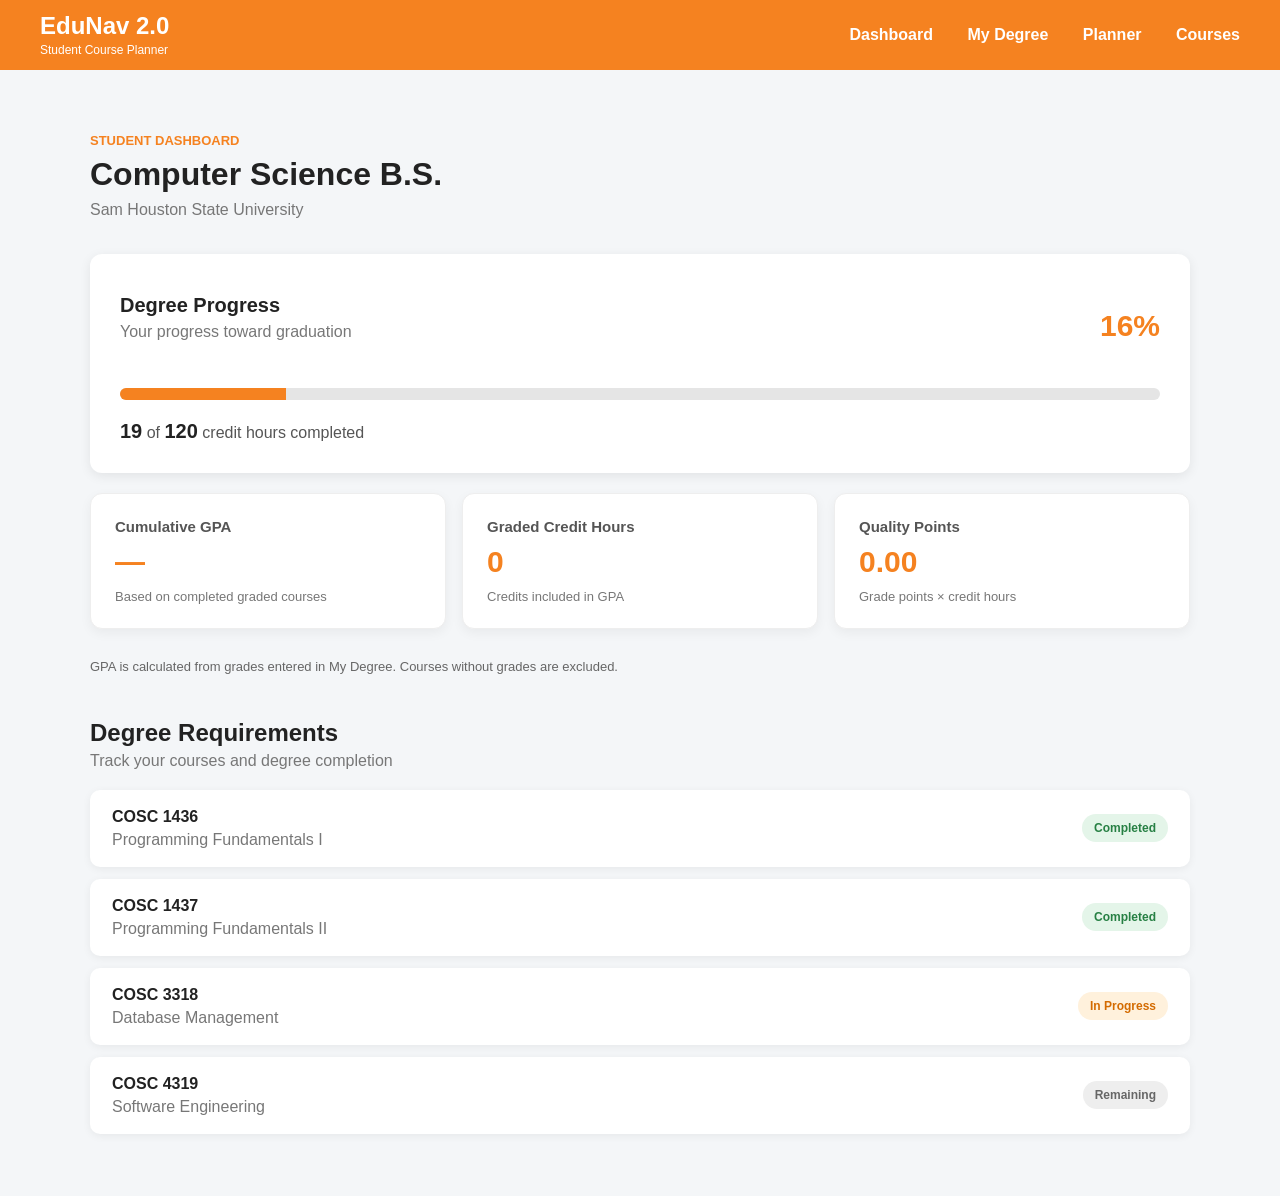
<file: index.html>
<!DOCTYPE html>
<html lang="en">

<head>
    <meta charset="UTF-8">
    <meta name="viewport" content="width=device-width, initial-scale=1.0">

    <title>EduNav 2.0</title>

    <link rel="stylesheet" href="style.css">

    <style>
        /* ======================================
           DASHBOARD GPA ADDITIONS
        ====================================== */

        .dashboard-gpa-section {
            display: grid;
            grid-template-columns: repeat(
                auto-fit,
                minmax(200px, 1fr)
            );
            gap: 16px;
            margin-top: 20px;
            margin-bottom: 30px;
        }

        .dashboard-gpa-card {
            background: white;
            padding: 24px;
            border-radius: 12px;
            box-shadow: 0 4px 12px rgba(0, 0, 0, 0.05);
            border: 1px solid #eeeeee;
        }

        .dashboard-gpa-card h3 {
            margin: 0 0 10px;
            font-size: 15px;
            color: #555;
        }

        .dashboard-gpa-card h2 {
            margin: 0;
            font-size: 30px;
            color: #f58220;
        }

        .dashboard-gpa-card p {
            margin: 10px 0 0;
            font-size: 13px;
            color: #777;
        }

        .dashboard-gpa-note {
            margin: 0 0 25px;
            font-size: 13px;
            color: #666;
        }
    </style>
</head>

<body>

    <!-- NAVIGATION -->

    <header class="navbar">

        <div class="logo">
            <h1>EduNav 2.0</h1>
            <span>Student Course Planner</span>
        </div>

        <nav>
            <a href="index.html">Dashboard</a>
            <a href="degree.html">My Degree</a>
            <a href="planner.html">Planner</a>
            <a href="courses.html">Courses</a>
        </nav>

    </header>

    <main class="dashboard">

        <!-- WELCOME SECTION -->

        <section class="welcome">
            <p>STUDENT DASHBOARD</p>
            <h2>Computer Science B.S.</h2>
            <span>Sam Houston State University</span>
        </section>

        <!-- DEGREE PROGRESS -->

        <section class="progress-card">

            <div class="progress-header">

                <div>
                    <h3>Degree Progress</h3>
                    <p>Your progress toward graduation</p>
                </div>

                <h2 id="dashboardProgressPercent">0%</h2>

            </div>

            <div class="progress-bar">

                <div
                    class="progress-fill"
                    id="dashboardProgressFill"
                    style="width: 0%;">
                </div>

            </div>

            <div class="credit-info">

                <strong id="dashboardCompletedCredits">0</strong>
                of
                <strong id="dashboardRequiredCredits">120</strong>
                credit hours completed

            </div>

        </section>

        <!-- GPA OVERVIEW -->

        <section class="dashboard-gpa-section">

            <div class="dashboard-gpa-card">

                <h3>Cumulative GPA</h3>

                <h2 id="dashboardGPA">—</h2>

                <p>Based on completed graded courses</p>

            </div>

            <div class="dashboard-gpa-card">

                <h3>Graded Credit Hours</h3>

                <h2 id="dashboardGradedCredits">0</h2>

                <p>Credits included in GPA</p>

            </div>

            <div class="dashboard-gpa-card">

                <h3>Quality Points</h3>

                <h2 id="dashboardQualityPoints">0.00</h2>

                <p>Grade points × credit hours</p>

            </div>

        </section>

        <p class="dashboard-gpa-note">
            GPA is calculated from grades entered in
            My Degree. Courses without grades are excluded.
        </p>

        <!-- DEGREE REQUIREMENTS -->

        <section class="requirements">

            <div class="section-title">
                <h2>Degree Requirements</h2>
                <p>Track your courses and degree completion</p>
            </div>

            <div class="course-list">

                <div class="course completed">

                    <div>
                        <h3>COSC 1436</h3>
                        <p>Programming Fundamentals I</p>
                    </div>

                    <span>Completed</span>

                </div>

                <div class="course completed">

                    <div>
                        <h3>COSC 1437</h3>
                        <p>Programming Fundamentals II</p>
                    </div>

                    <span>Completed</span>

                </div>

                <div class="course in-progress">

                    <div>
                        <h3>COSC 3318</h3>
                        <p>Database Management</p>
                    </div>

                    <span>In Progress</span>

                </div>

                <div class="course remaining">

                    <div>
                        <h3>COSC 4319</h3>
                        <p>Software Engineering</p>
                    </div>

                    <span>Remaining</span>

                </div>

            </div>

        </section>

    </main>

    <!-- SHARED STUDENT DATA -->

    <script src="student-data.js"></script>

    <!-- DASHBOARD FUNCTIONALITY -->

    <script src="dashboard.js"></script>

</body>
</html>
</file>
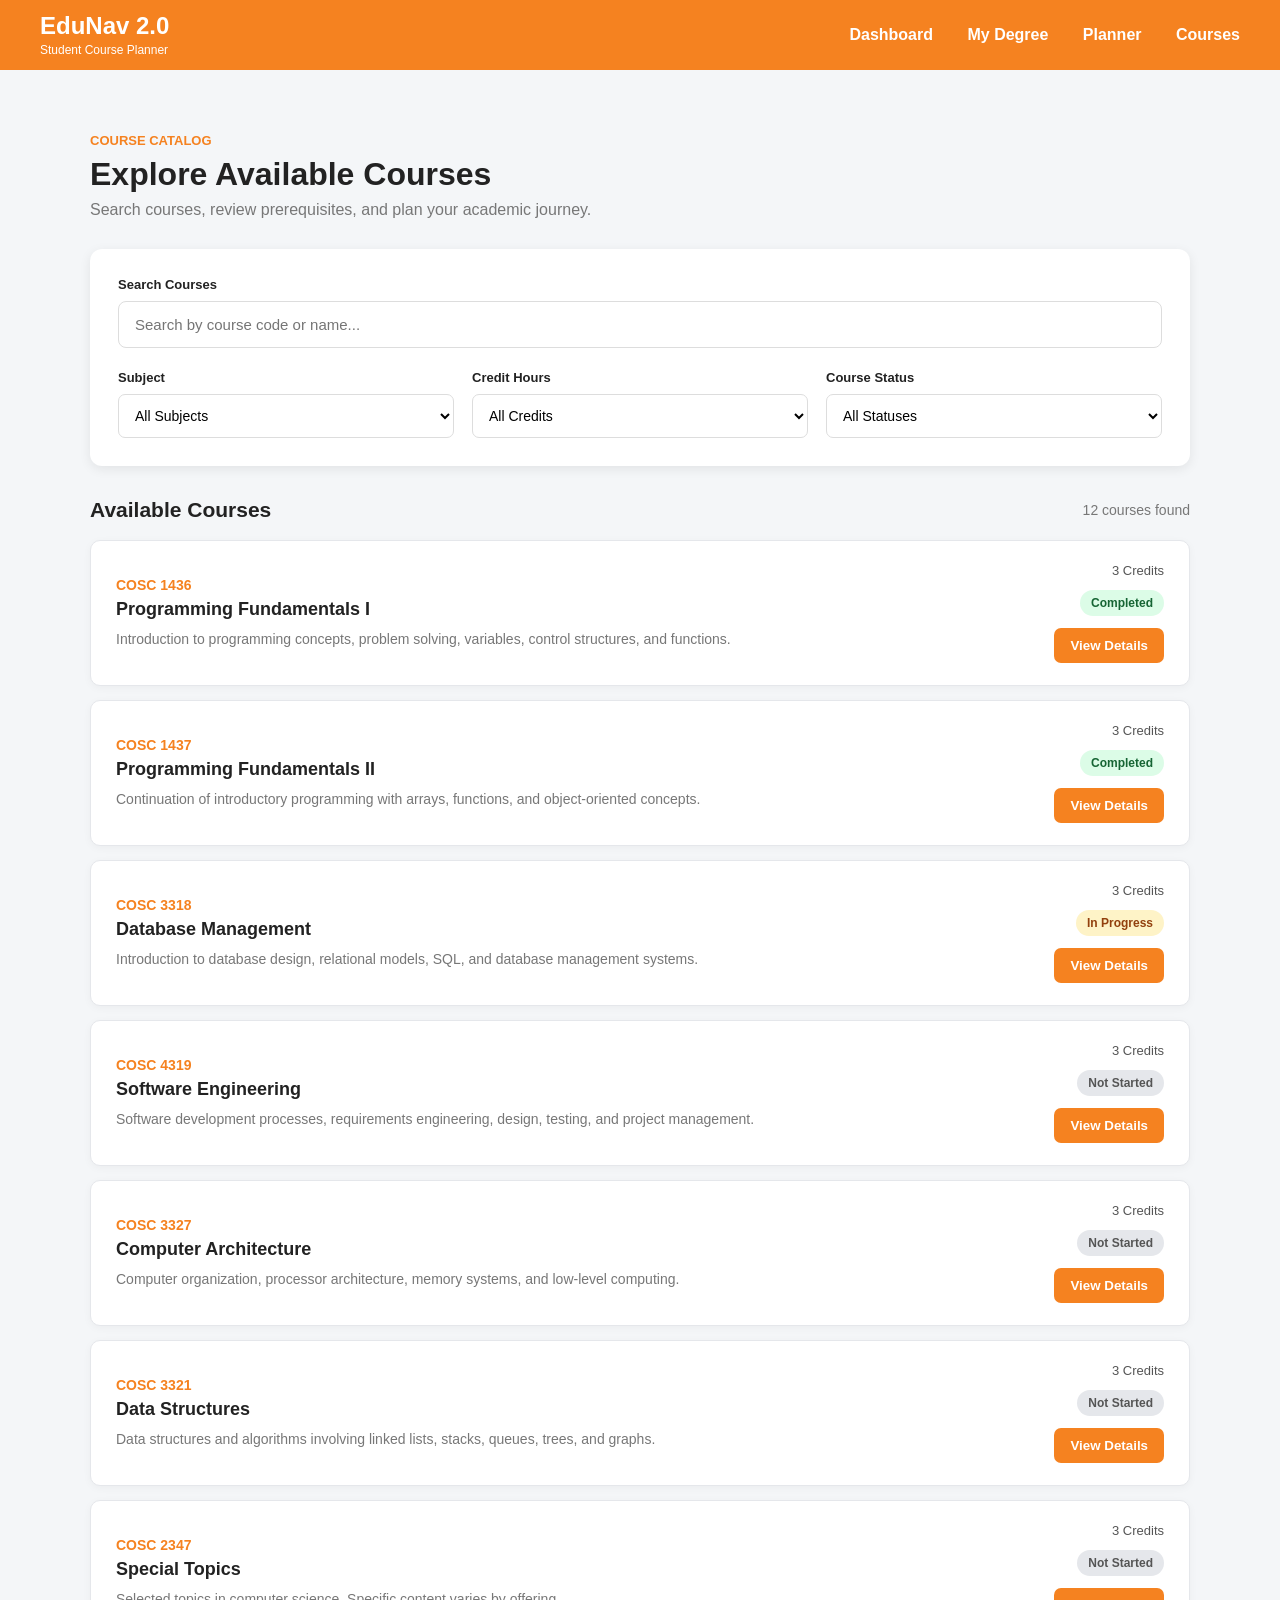
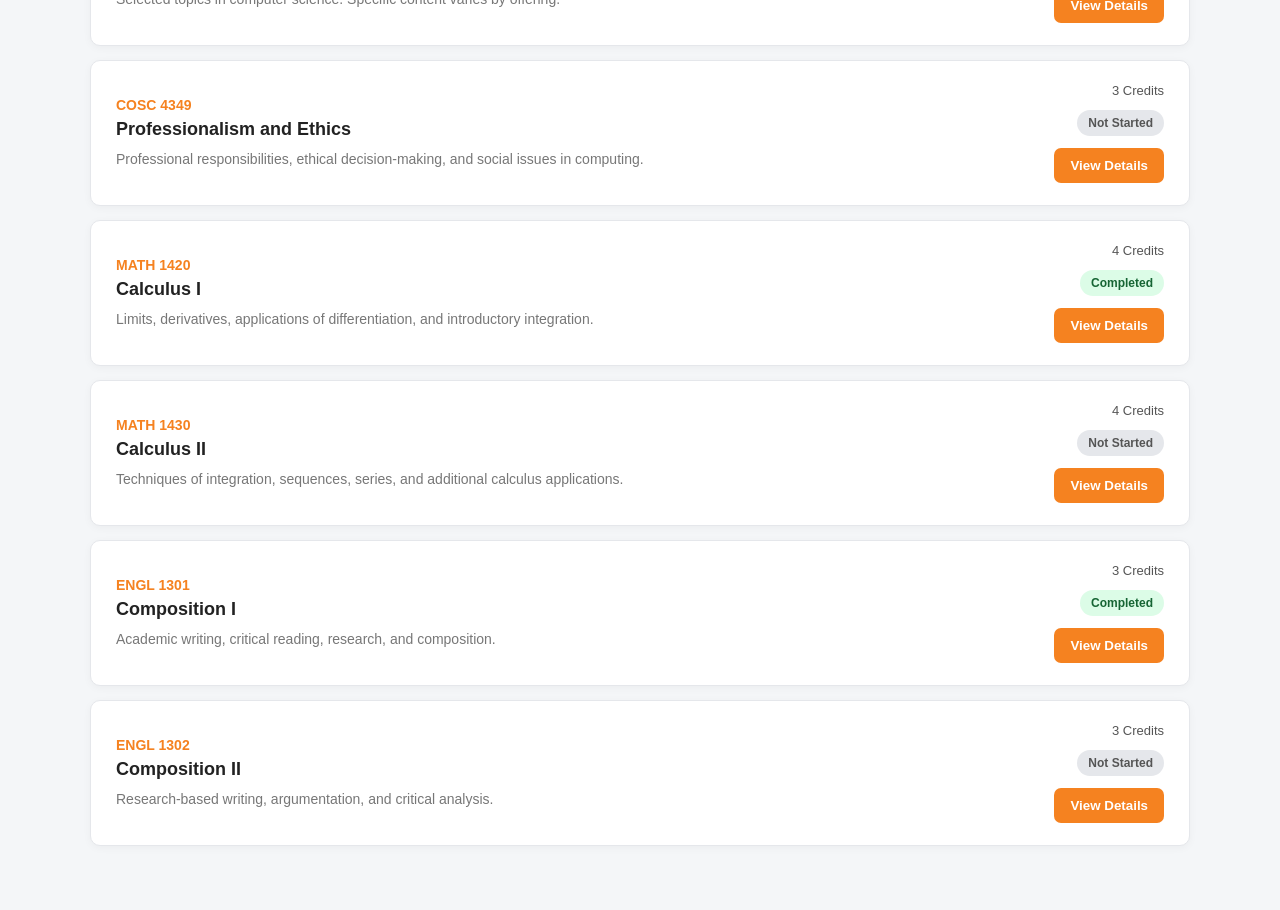
<file: courses.html>
<!DOCTYPE html>
<html lang="en">

<head>
    <meta charset="UTF-8">
    <meta name="viewport" content="width=device-width, initial-scale=1.0">

    <title>Course Catalog | EduNav 2.0</title>

    <link rel="stylesheet" href="style.css">
</head>

<body>

    <!-- NAVIGATION BAR -->

    <header class="navbar">

        <div class="logo">
            <h1>EduNav 2.0</h1>
            <span>Student Course Planner</span>
        </div>

        <nav>
            <a href="index.html">Dashboard</a>
            <a href="degree.html">My Degree</a>
            <a href="planner.html">Planner</a>
            <a href="courses.html">Courses</a>
        </nav>

    </header>


    <!-- MAIN CONTENT -->

    <main class="dashboard">

        <section class="welcome">
            <p>COURSE CATALOG</p>
            <h2>Explore Available Courses</h2>
            <span>
                Search courses, review prerequisites, and plan your academic journey.
            </span>
        </section>


        <!-- SEARCH AND FILTERS -->

        <section class="catalog-controls">

            <div class="catalog-search">
                <label for="courseSearch">Search Courses</label>

                <input
                    type="search"
                    id="courseSearch"
                    placeholder="Search by course code or name..."
                >
            </div>

            <div class="catalog-filters">

                <div>
                    <label for="subjectFilter">Subject</label>

                    <select id="subjectFilter">
                        <option value="all">All Subjects</option>
                    </select>
                </div>

                <div>
                    <label for="creditFilter">Credit Hours</label>

                    <select id="creditFilter">
                        <option value="all">All Credits</option>
                        <option value="1">1 Credit</option>
                        <option value="2">2 Credits</option>
                        <option value="3">3 Credits</option>
                        <option value="4">4 Credits</option>
                    </select>
                </div>

                <div>
                    <label for="statusFilter">Course Status</label>

                    <select id="statusFilter">
                        <option value="all">All Statuses</option>
                        <option value="Completed">Completed</option>
                        <option value="In Progress">In Progress</option>
                        <option value="Not Started">Not Started</option>
                    </select>
                </div>

            </div>

        </section>


        <!-- CATALOG RESULTS -->

        <section class="catalog-results">

            <div class="catalog-results-header">
                <h3>Available Courses</h3>
                <span id="courseCount">0 courses found</span>
            </div>

            <div id="catalogCourseList"></div>

            <div id="catalogEmptyState" class="catalog-empty" hidden>
                No courses match your search. Try changing your filters.
            </div>

        </section>

    </main>


    <!-- COURSE DETAILS MODAL -->

    <div class="catalog-modal" id="catalogModal" hidden>

        <div
            class="catalog-modal-content"
            role="dialog"
            aria-modal="true"
            aria-labelledby="detailCourseCode"
        >

            <div class="catalog-modal-header">

                <h2 id="detailCourseCode"></h2>

                <button
                    id="closeCatalogModal"
                    class="catalog-close-button"
                    aria-label="Close course details"
                >
                    &times;
                </button>

            </div>

            <h3 id="detailCourseName"></h3>

            <p id="detailCourseDescription"></p>

            <div class="catalog-detail-row">
                <strong>Credit Hours</strong>
                <span id="detailCourseCredits"></span>
            </div>

            <div class="catalog-detail-row">
                <strong>Prerequisites</strong>
                <span id="detailCoursePrerequisites"></span>
            </div>

            <div class="catalog-detail-row">
                <strong>Status</strong>
                <span id="detailCourseStatus"></span>
            </div>

            <button id="closeCatalogDetails" class="catalog-done-button">
                Done
            </button>

        </div>

    </div>


    <script src="student-data.js"></script>
<script src="courses.js"></script>

</body>
</html>
</file>
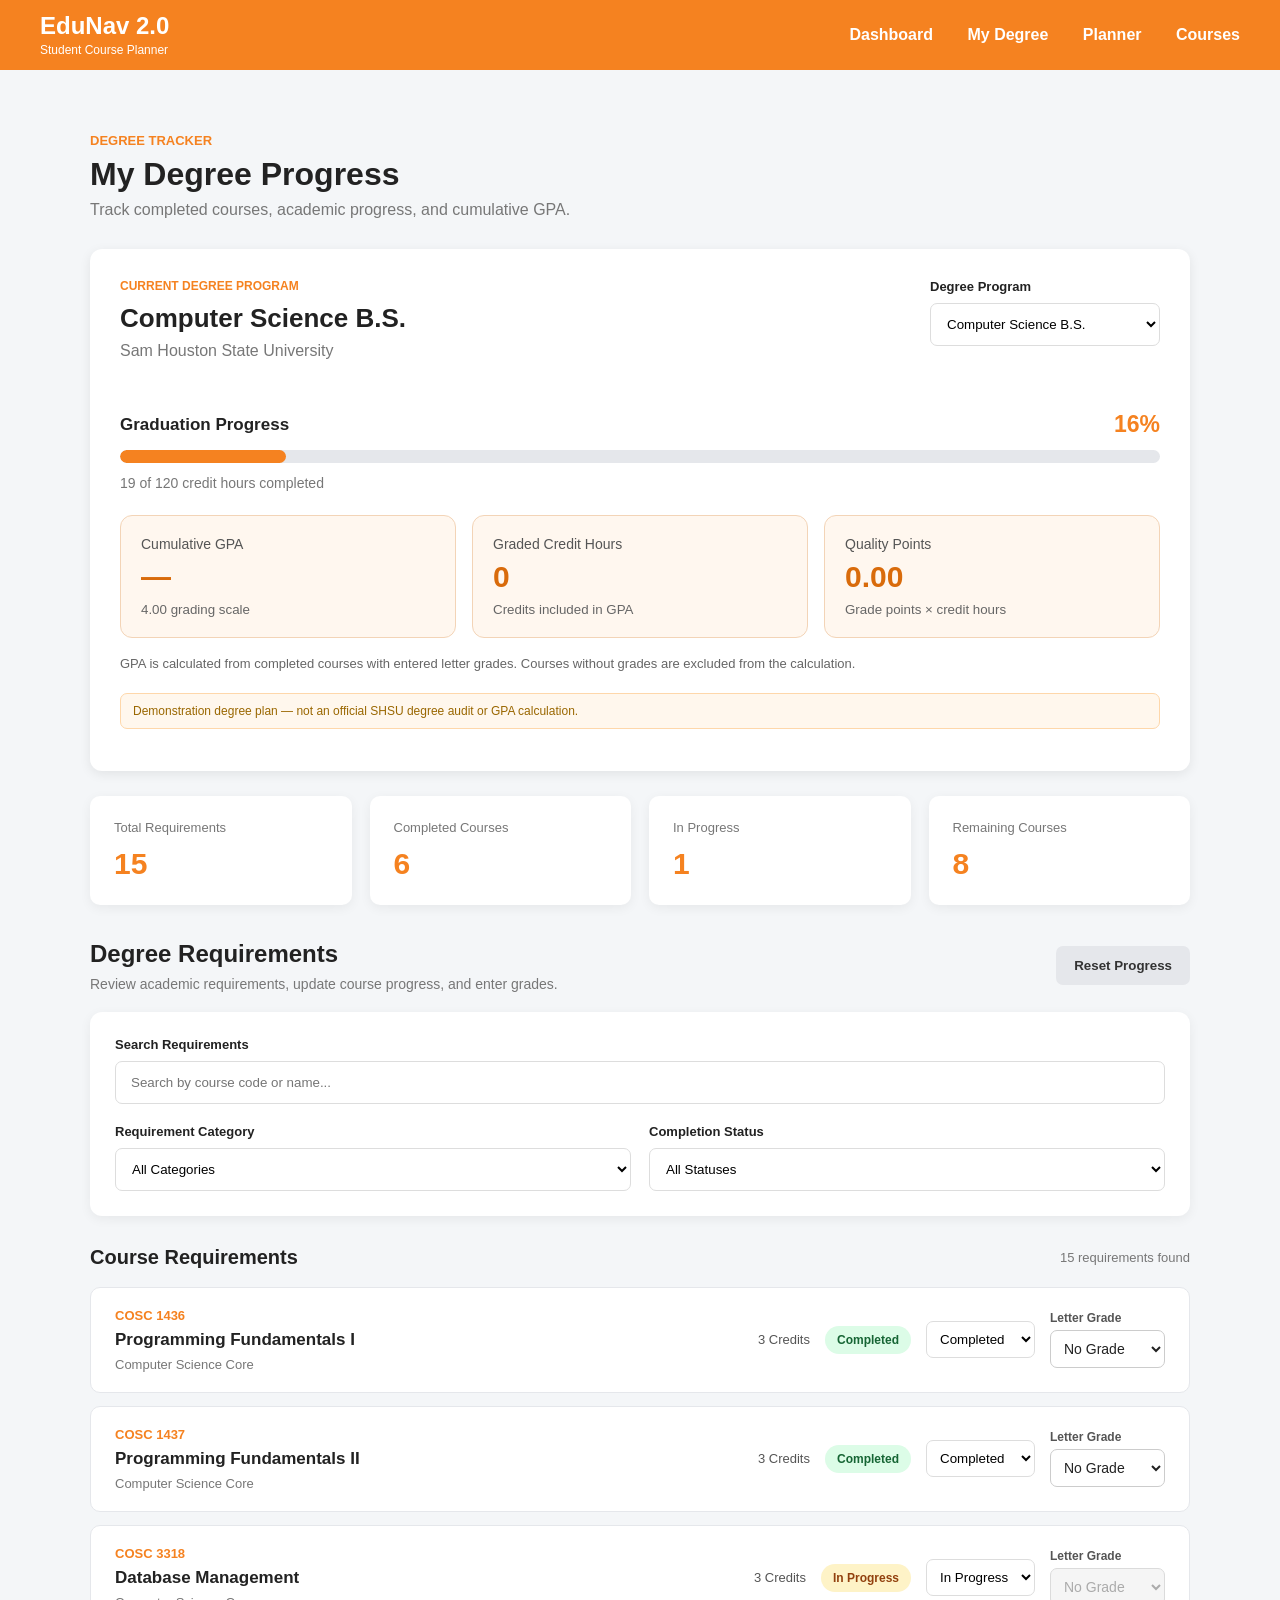
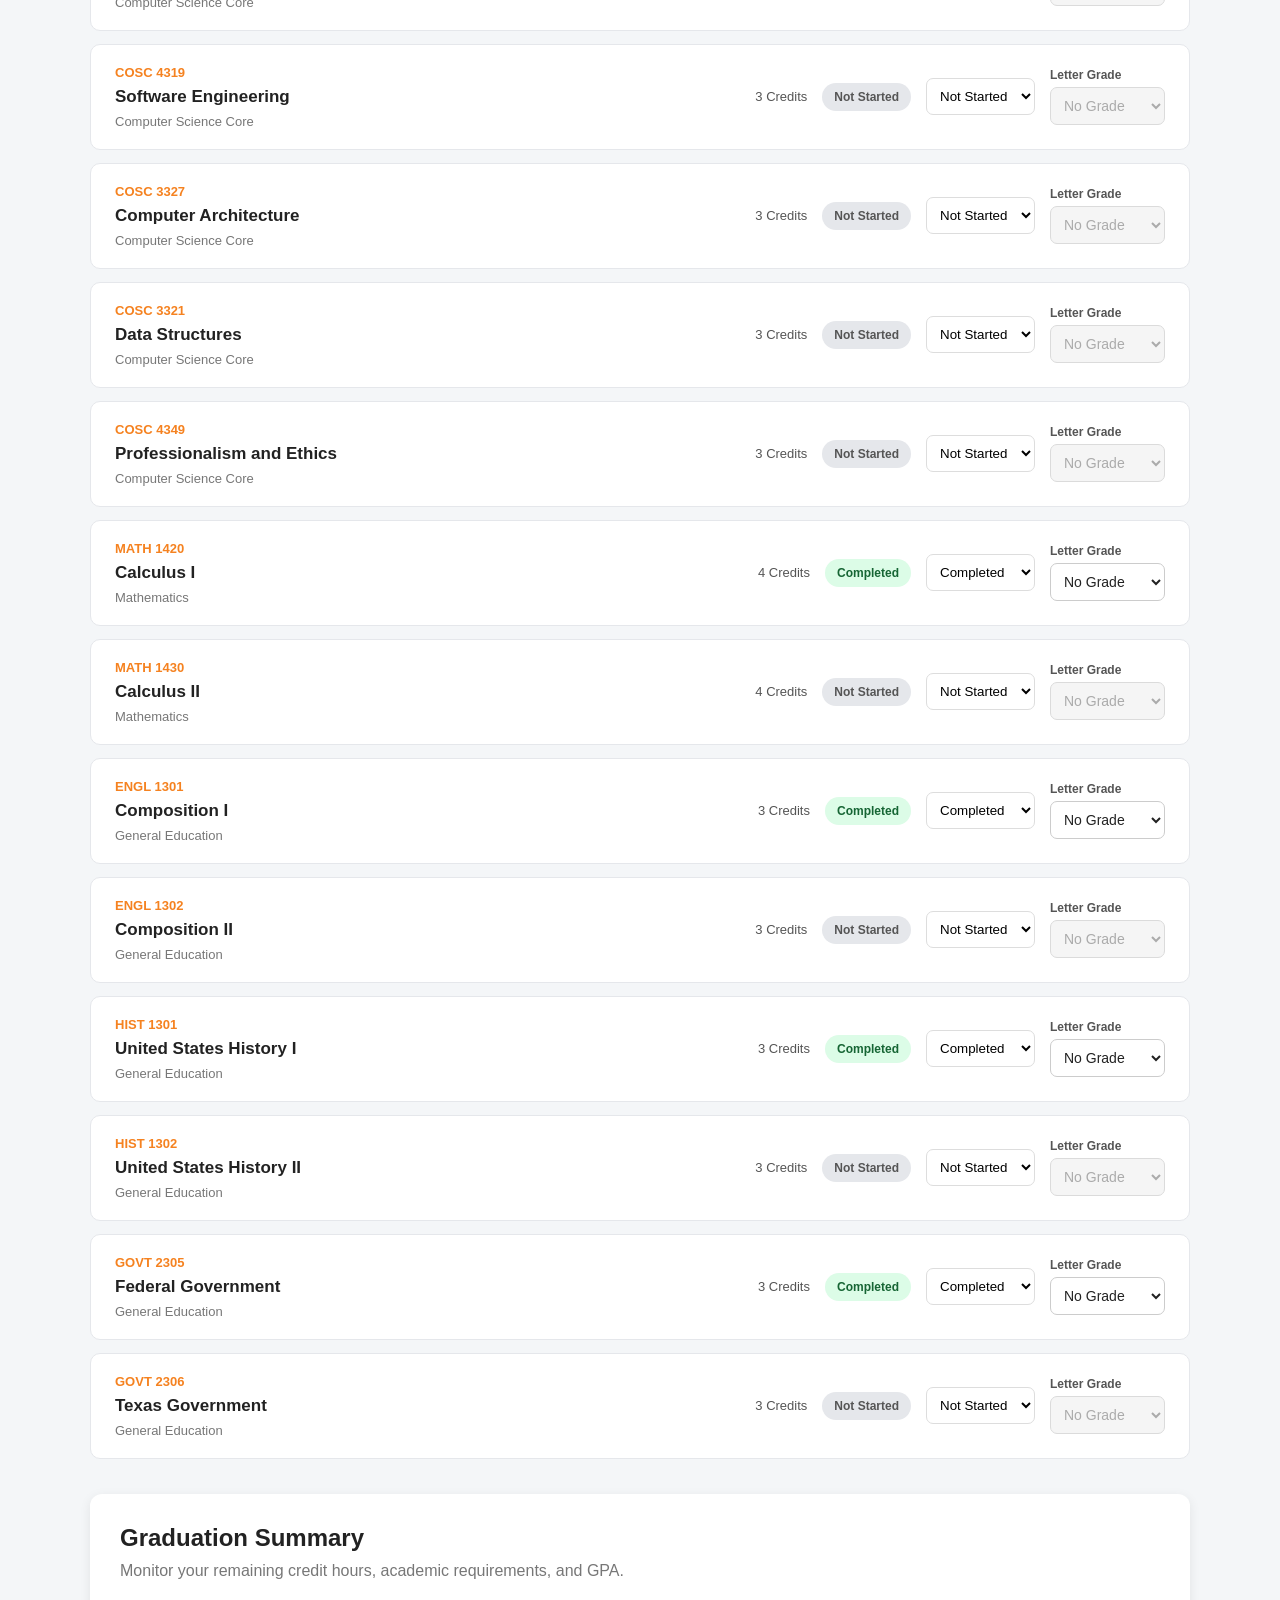
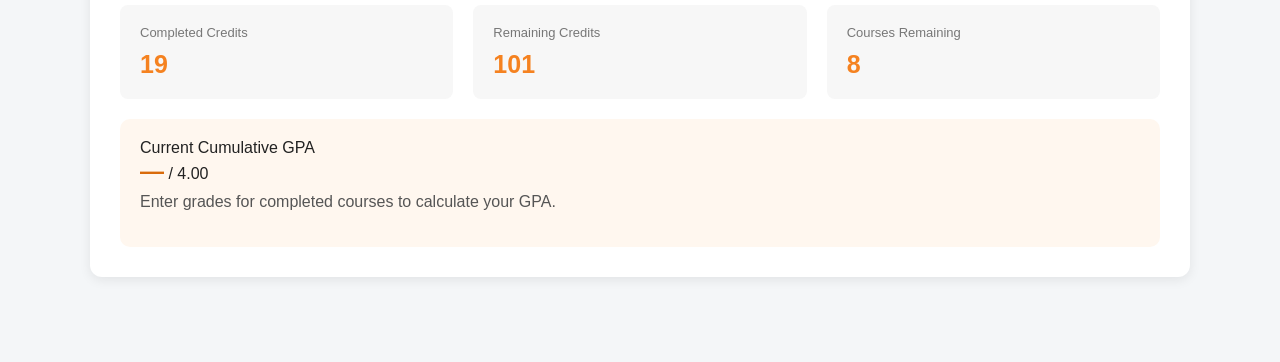
<file: degree.html>
<!DOCTYPE html>
<html lang="en">

<head>
    <meta charset="UTF-8">
    <meta name="viewport" content="width=device-width, initial-scale=1.0">
    <title>My Degree | EduNav 2.0</title>
    <link rel="stylesheet" href="style.css">

    <style>
        /* GPA additions to existing My Degree design */

        .degree-gpa-overview {
            display: grid;
            grid-template-columns: repeat(auto-fit, minmax(190px, 1fr));
            gap: 16px;
            margin-top: 24px;
        }

        .degree-gpa-card {
            background: #fff7ef;
            border: 1px solid #f3d4b7;
            border-radius: 12px;
            padding: 20px;
        }

        .degree-gpa-card p {
            margin: 0 0 8px;
            color: #555;
            font-size: 14px;
        }

        .degree-gpa-card h2 {
            margin: 0;
            font-size: 30px;
            color: #d96b0b;
        }

        .degree-gpa-card small {
            display: block;
            margin-top: 8px;
            color: #666;
        }

        .degree-grade-control {
            display: flex;
            flex-direction: column;
            gap: 5px;
            min-width: 115px;
        }

        .degree-grade-control label {
            font-size: 12px;
            font-weight: 600;
            color: #555;
        }

        .degree-grade-select {
            padding: 9px;
            border: 1px solid #ccc;
            border-radius: 7px;
            background: white;
            color: #222;
            font-size: 14px;
        }

        .degree-grade-select:focus {
            outline: 2px solid #f58220;
            outline-offset: 2px;
        }

        .degree-grade-select:disabled {
            background: #f1f1f1;
            color: #888;
            cursor: not-allowed;
        }

        .degree-gpa-note {
            margin-top: 16px;
            font-size: 13px;
            color: #666;
            line-height: 1.6;
        }

        .degree-gpa-summary {
            margin-top: 20px;
            padding: 20px;
            background: #fff7ef;
            border-radius: 10px;
        }

        .degree-gpa-summary strong {
            color: #d96b0b;
            font-size: 24px;
        }

        .degree-gpa-summary p {
            margin-top: 8px;
            color: #555;
        }

        @media (max-width: 700px) {
            .degree-course-actions {
                flex-wrap: wrap;
                gap: 10px;
            }
        }
    </style>
</head>

<body>

    <!-- NAVIGATION -->

    <header class="navbar">
        <div class="logo">
            <h1>EduNav 2.0</h1>
            <span>Student Course Planner</span>
        </div>

        <nav>
            <a href="index.html">Dashboard</a>
            <a href="degree.html">My Degree</a>
            <a href="planner.html">Planner</a>
            <a href="courses.html">Courses</a>
        </nav>
    </header>

    <main class="dashboard">

        <!-- WELCOME -->

        <section class="welcome">
            <p>DEGREE TRACKER</p>
            <h2>My Degree Progress</h2>
            <span>
                Track completed courses, academic progress,
                and cumulative GPA.
            </span>
        </section>

        <!-- DEGREE OVERVIEW -->

        <section class="degree-overview">

            <div class="degree-overview-header">
                <div>
                    <p class="degree-label">
                        CURRENT DEGREE PROGRAM
                    </p>

                    <h2 id="degreeProgramName">
                        Computer Science B.S.
                    </h2>

                    <p class="degree-university">
                        Sam Houston State University
                    </p>
                </div>

                <div class="degree-program-select">
                    <label for="degreeSelect">
                        Degree Program
                    </label>

                    <select id="degreeSelect">
                        <option value="computerScience">
                            Computer Science B.S.
                        </option>
                    </select>
                </div>
            </div>

            <!-- GRADUATION PROGRESS -->

            <div class="degree-progress-header">
                <h3>Graduation Progress</h3>
                <strong id="degreeProgressPercent">0%</strong>
            </div>

            <div class="degree-progress-track">
                <div
                    class="degree-progress-fill"
                    id="degreeProgressFill">
                </div>
            </div>

            <p class="degree-progress-description">
                <span id="degreeCompletedCredits">0</span>
                of
                <span id="degreeRequiredCredits">120</span>
                credit hours completed
            </p>

            <!-- GPA OVERVIEW -->

            <div class="degree-gpa-overview">

                <div class="degree-gpa-card">
                    <p>Cumulative GPA</p>
                    <h2 id="degreeGPA">—</h2>
                    <small>4.00 grading scale</small>
                </div>

                <div class="degree-gpa-card">
                    <p>Graded Credit Hours</p>
                    <h2 id="degreeGPACredits">0</h2>
                    <small>Credits included in GPA</small>
                </div>

                <div class="degree-gpa-card">
                    <p>Quality Points</p>
                    <h2 id="degreeQualityPoints">0.00</h2>
                    <small>Grade points × credit hours</small>
                </div>

            </div>

            <p class="degree-gpa-note">
                GPA is calculated from completed courses with
                entered letter grades. Courses without grades
                are excluded from the calculation.
            </p>

            <p class="degree-demo-note">
                Demonstration degree plan — not an official
                SHSU degree audit or GPA calculation.
            </p>

        </section>

        <!-- DEGREE STATISTICS -->

        <section class="degree-stats">

            <div class="degree-stat-card">
                <p>Total Requirements</p>
                <h2 id="totalRequirements">0</h2>
            </div>

            <div class="degree-stat-card">
                <p>Completed Courses</p>
                <h2 id="completedRequirements">0</h2>
            </div>

            <div class="degree-stat-card">
                <p>In Progress</p>
                <h2 id="inProgressRequirements">0</h2>
            </div>

            <div class="degree-stat-card">
                <p>Remaining Courses</p>
                <h2 id="remainingRequirements">0</h2>
            </div>

        </section>

        <!-- REQUIREMENTS -->

        <section class="degree-requirements-section">

            <div class="degree-section-heading">
                <div>
                    <h2>Degree Requirements</h2>
                    <p>
                        Review academic requirements,
                        update course progress, and enter grades.
                    </p>
                </div>

                <button
                    id="resetDegreeButton"
                    class="degree-reset-button"
                    type="button">
                    Reset Progress
                </button>
            </div>

            <!-- FILTERS -->

            <div class="degree-controls">

                <div class="degree-search">
                    <label for="degreeSearch">
                        Search Requirements
                    </label>

                    <input
                        type="search"
                        id="degreeSearch"
                        placeholder="Search by course code or name...">
                </div>

                <div class="degree-filter-grid">

                    <div>
                        <label for="degreeCategoryFilter">
                            Requirement Category
                        </label>

                        <select id="degreeCategoryFilter">
                            <option value="all">
                                All Categories
                            </option>
                        </select>
                    </div>

                    <div>
                        <label for="degreeStatusFilter">
                            Completion Status
                        </label>

                        <select id="degreeStatusFilter">
                            <option value="all">All Statuses</option>
                            <option value="Completed">Completed</option>
                            <option value="In Progress">In Progress</option>
                            <option value="Not Started">Not Started</option>
                        </select>
                    </div>

                </div>
            </div>

            <!-- COURSE REQUIREMENTS -->

            <div class="degree-list-header">
                <h3>Course Requirements</h3>
                <span id="degreeResultCount">
                    0 requirements found
                </span>
            </div>

            <div id="degreeRequirementsList"></div>

            <div
                id="degreeEmptyState"
                class="degree-empty-state"
                hidden>
                No requirements match your search.
            </div>

        </section>

        <!-- GRADUATION SUMMARY -->

        <section class="degree-summary">

            <h2>Graduation Summary</h2>

            <p>
                Monitor your remaining credit hours,
                academic requirements, and GPA.
            </p>

            <div class="degree-summary-grid">

                <div>
                    <span>Completed Credits</span>
                    <strong id="summaryCompletedCredits">0</strong>
                </div>

                <div>
                    <span>Remaining Credits</span>
                    <strong id="summaryRemainingCredits">0</strong>
                </div>

                <div>
                    <span>Courses Remaining</span>
                    <strong id="summaryRemainingCourses">0</strong>
                </div>

            </div>

            <div class="degree-gpa-summary">
                <span>Current Cumulative GPA</span>
                <div>
                    <strong id="summaryGPA">—</strong>
                    <span> / 4.00</span>
                </div>

                <p id="summaryGPADescription">
                    Enter grades for completed courses
                    to calculate your GPA.
                </p>
            </div>

        </section>

    </main>

    <script src="student-data.js"></script>
    <script src="degree.js"></script>

</body>
</html>
</file>
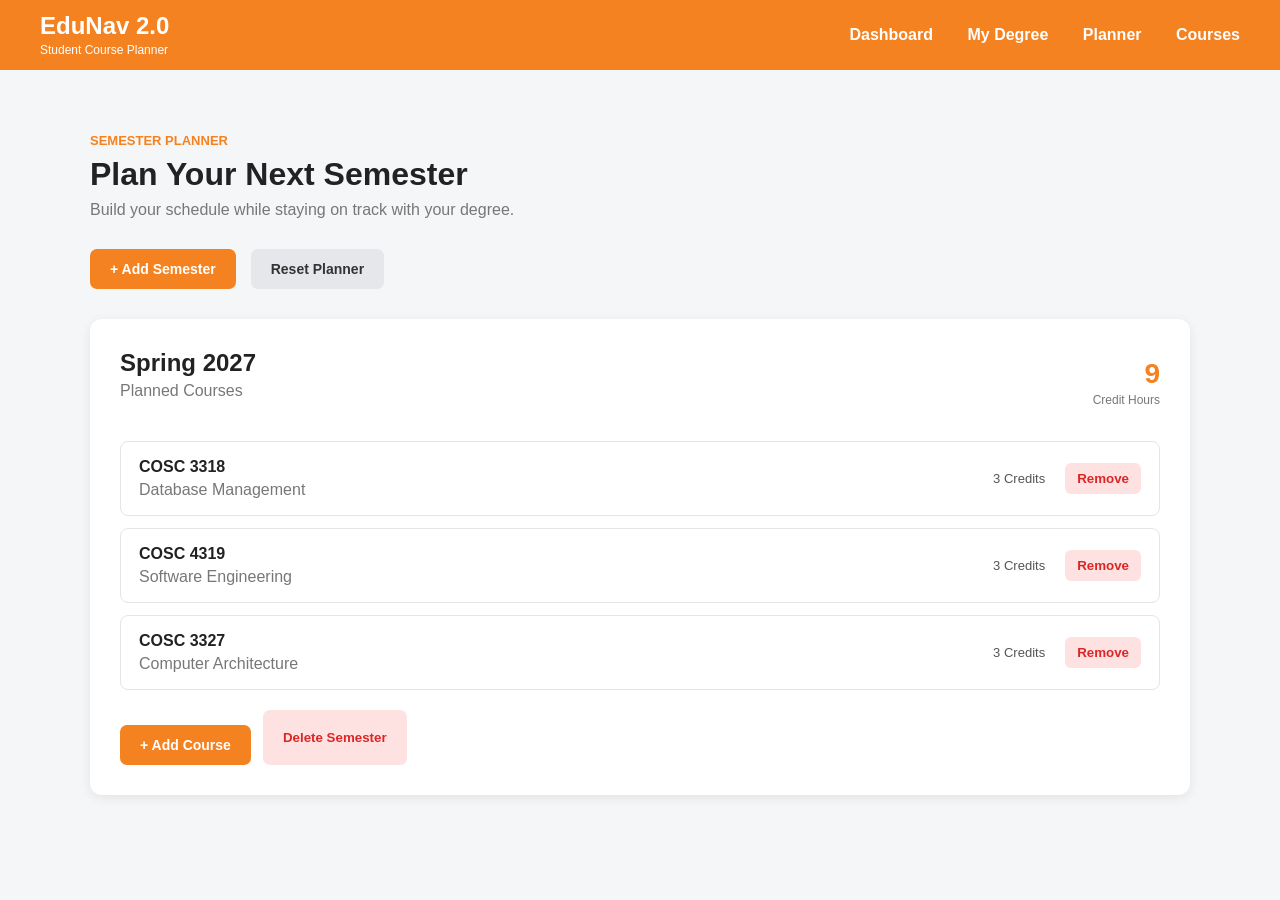
<file: planner.html>
<!DOCTYPE html>
<html lang="en">

<head>
    <meta charset="UTF-8">
    <meta name="viewport" content="width=device-width, initial-scale=1.0">

    <title>Semester Planner | EduNav 2.0</title>

    <link rel="stylesheet" href="style.css">
</head>

<body>

    <!-- NAVIGATION BAR -->

    <header class="navbar">

        <div class="logo">
            <h1>EduNav 2.0</h1>
            <span>Student Course Planner</span>
        </div>

        <nav>
            <a href="index.html">Dashboard</a>
            <a href="degree.html">My Degree</a>
            <a href="planner.html">Planner</a>
            <a href="courses.html">Courses</a>
        </nav>

    </header>


    <!-- MAIN PLANNER -->

    <main class="dashboard">

        <section class="welcome">

            <p>SEMESTER PLANNER</p>

            <h2>Plan Your Next Semester</h2>

            <span>
                Build your schedule while staying on track with your degree.
            </span>

        </section>


        <!-- PLANNER ACTIONS -->

        <div class="planner-actions">

            <button id="addSemesterButton">
                + Add Semester
            </button>

            <button id="resetPlannerButton" class="reset-button">
                Reset Planner
            </button>

        </div>


        <!-- SEMESTERS APPEAR HERE -->
         <!-- ADD SEMESTER FORM -->

<div class="add-semester-form" id="addSemesterForm">

    <h3>Create New Semester</h3>

    <label for="semesterTerm">Semester</label>

    <select id="semesterTerm">
        <option value="Spring">Spring</option>
        <option value="Summer">Summer</option>
        <option value="Fall">Fall</option>
    </select>

    <label for="semesterYear">Year</label>

    <input
        type="number"
        id="semesterYear"
        value="2027"
        min="2026"
        max="2040"
    >

    <div class="semester-form-buttons">
        <button id="createSemesterButton">Create Semester</button>
        <button id="cancelSemesterButton">Cancel</button>
    </div>

</div>

        <div id="semesterContainer"></div>


        <!-- ADD COURSE MODAL -->

        <div class="modal-overlay" id="courseModal">

            <div class="modal-content">

                <div class="modal-header">

                    <h2>Add a Course</h2>

                    <button id="closeModalButton" class="close-modal">
                        &times;
                    </button>

                </div>

                <p>Select a course to add to your semester.</p>

                <label for="courseSelect">Available Courses</label>

                <select id="courseSelect">
                    <option value="">Choose a course...</option>
                </select>

                <div class="modal-actions">

                    <button id="cancelCourseButton" class="cancel-button">
                        Cancel
                    </button>

                    <button id="confirmCourseButton" class="confirm-button">
                        Add to Semester
                    </button>

                </div>

            </div>

        </div>

    </main>


    <script src="student-data.js"></script>
<script src="script.js"></script>

</body>
</html>
</file>
<file: style.css>
body {
    margin: 0;
    font-family: Arial, sans-serif;
    background-color: #f4f6f8;
    color: #222222;
}
.navbar {
    height: 70px;
    background-color: #f58220;
    display: flex;
    align-items: center;
    justify-content: space-between;
    padding: 0 40px;
}

.logo h1 {
    margin: 0;
    font-size: 24px;
    color: white;
}

.logo span {
    color: white;
    font-size: 12px;
}

nav a {
    color: white;
    text-decoration: none;
    margin-left: 30px;
    font-weight: bold;
}

nav a:hover {
    text-decoration: underline;
}
.dashboard {
    max-width: 1100px;
    margin: 0 auto;
    padding: 50px 40px;
}

.welcome p {
    color: #f58220;
    font-size: 13px;
    font-weight: bold;
    margin-bottom: 8px;
}

.welcome h2 {
    font-size: 32px;
    margin: 0;
}

.welcome span {
    color: #777;
    display: block;
    margin-top: 8px;
}

.progress-card {
    background-color: white;
    margin-top: 35px;
    padding: 30px;
    border-radius: 12px;
    box-shadow: 0 3px 12px rgba(0, 0, 0, 0.08);
}

.progress-header {
    display: flex;
    justify-content: space-between;
    align-items: center;
}

.progress-header h3 {
    margin: 0;
    font-size: 20px;
}

.progress-header p {
    color: #777;
    margin-top: 6px;
}

.progress-header h2 {
    color: #f58220;
    font-size: 30px;
}

.progress-bar {
    width: 100%;
    height: 12px;
    background-color: #e5e5e5;
    border-radius: 10px;
    overflow: hidden;
    margin: 20px 0;
}

.progress-fill {
    width: 68%;
    height: 100%;
    background-color: #f58220;
}

.credit-info {
    color: #555;
}

.credit-info strong {
    color: #222;
    font-size: 20px;
}
.requirements {
    margin-top: 45px;
}

.section-title h2 {
    margin-bottom: 5px;
}

.section-title p {
    margin-top: 0;
    color: #777;
}

.course-list {
    margin-top: 20px;
}

.course {
    background-color: white;
    padding: 18px 22px;
    margin-bottom: 12px;
    border-radius: 10px;

    display: flex;
    justify-content: space-between;
    align-items: center;

    box-shadow: 0 2px 8px rgba(0, 0, 0, 0.06);
}

.course h3 {
    margin: 0;
    font-size: 16px;
}

.course p {
    margin: 5px 0 0;
    color: #777;
}

.course span {
    padding: 7px 12px;
    border-radius: 20px;
    font-size: 12px;
    font-weight: bold;
}

.completed span {
    background-color: #e4f5e9;
    color: #278044;
}

.in-progress span {
    background-color: #fff1dc;
    color: #d46b00;
}

.remaining span {
    background-color: #eeeeee;
    color: #666666;
}
.semester-card {
    background-color: white;
    margin-top: 35px;
    padding: 30px;
    border-radius: 12px;
    box-shadow: 0 3px 12px rgba(0, 0, 0, 0.08);
}

.semester-header {
    display: flex;
    justify-content: space-between;
    align-items: center;
    margin-bottom: 25px;
}

.semester-header h2 {
    margin: 0;
}

.semester-header p {
    color: #777;
    margin-top: 5px;
}

.semester-credits {
    text-align: right;
}

.semester-credits strong {
    display: block;
    color: #f58220;
    font-size: 28px;
}

.semester-credits span {
    color: #777;
    font-size: 12px;
}

.planned-course {
    border: 1px solid #e5e5e5;
    padding: 16px 18px;
    border-radius: 8px;
    margin-bottom: 12px;

    display: flex;
    justify-content: space-between;
    align-items: center;
}

.planned-course h3 {
    margin: 0;
    font-size: 16px;
}

.planned-course p {
    margin: 5px 0 0;
    color: #777;
}

.planned-course > span {
    color: #555;
    font-size: 13px;
}

.add-course-button {
    margin-top: 15px;
    background-color: #f58220;
    color: white;
    border: none;
    padding: 12px 20px;
    border-radius: 7px;
    font-size: 14px;
    font-weight: bold;
    cursor: pointer;
}

.add-course-button:hover {
    background-color: #d96d0b;
}
.course-selector {
    display: none;
    margin-top: 20px;
    padding: 20px;
    background-color: #f7f7f7;
    border: 1px solid #dddddd;
    border-radius: 8px;
}

.course-selector h3 {
    margin-top: 0;
}

.course-selector p {
    color: #777;
}

.course-selector select {
    width: 100%;
    padding: 12px;
    border: 1px solid #cccccc;
    border-radius: 6px;
    font-size: 14px;
    margin-bottom: 15px;
}
.course-selector #confirmCourseButton {
    background-color: #f58220;
    color: white;
    border: none;
    padding: 11px 18px;
    border-radius: 6px;
    font-weight: bold;
    cursor: pointer;
    display: block;
}
/* =====================================
   EDUNAV 2.0 - SEMESTER PLANNER
===================================== */


/* PLANNER ACTION BUTTONS */

.planner-actions {
    display: flex;
    gap: 15px;
    margin-top: 30px;
    flex-wrap: wrap;
}

.planner-actions button {
    padding: 12px 20px;
    border: none;
    border-radius: 7px;
    font-weight: bold;
    font-size: 14px;
    cursor: pointer;
}

#addSemesterButton {
    background-color: #f58220;
    color: white;
}

#addSemesterButton:hover {
    background-color: #d96d0b;
}

.reset-button {
    background-color: #e5e7eb;
    color: #333;
}


/* SEMESTER CARD */

.semester-card {
    background-color: white;
    margin-top: 30px;
    padding: 30px;
    border-radius: 12px;
    box-shadow: 0 3px 12px rgba(0,0,0,0.08);
}

.semester-header {
    display: flex;
    justify-content: space-between;
    align-items: center;
    margin-bottom: 25px;
}

.semester-header h2 {
    margin: 0;
}

.semester-header p {
    color: #777;
    margin-top: 5px;
}

.semester-credits {
    text-align: right;
}

.semester-credits strong {
    display: block;
    color: #f58220;
    font-size: 28px;
}

.semester-credits span {
    color: #777;
    font-size: 12px;
}


/* COURSE CARDS */

.planned-course {
    border: 1px solid #e5e5e5;
    padding: 16px 18px;
    border-radius: 8px;
    margin-bottom: 12px;

    display: flex;
    justify-content: space-between;
    align-items: center;
    gap: 15px;
}

.planned-course h3 {
    margin: 0;
    font-size: 16px;
}

.planned-course p {
    margin: 5px 0 0;
    color: #777;
}

.course-right {
    display: flex;
    align-items: center;
    gap: 20px;
}

.course-right span {
    color: #555;
    font-size: 13px;
}

.remove-course-button {
    background-color: #fee2e2;
    color: #dc2626;
    border: none;
    border-radius: 6px;
    padding: 8px 12px;
    cursor: pointer;
    font-weight: bold;
}

.remove-course-button:hover {
    background-color: #fecaca;
}


/* SEMESTER BUTTONS */

.semester-buttons {
    display: flex;
    gap: 12px;
    margin-top: 20px;
    flex-wrap: wrap;
}

.add-course-button {
    background-color: #f58220;
    color: white;
    border: none;
    padding: 12px 20px;
    border-radius: 7px;
    font-size: 14px;
    font-weight: bold;
    cursor: pointer;
}

.add-course-button:hover {
    background-color: #d96d0b;
}

.delete-semester-button {
    background-color: #fee2e2;
    color: #dc2626;
    border: none;
    padding: 12px 20px;
    border-radius: 7px;
    font-weight: bold;
    cursor: pointer;
}

.delete-semester-button:hover {
    background-color: #fecaca;
}


/* EMPTY SEMESTER MESSAGE */

.empty-semester {
    padding: 20px;
    text-align: center;
    color: #888;
    border: 1px dashed #ddd;
    border-radius: 8px;
}


/* MODAL BACKGROUND */

.modal-overlay {
    display: none;
    position: fixed;
    inset: 0;

    background-color: rgba(0, 0, 0, 0.5);

    justify-content: center;
    align-items: center;

    z-index: 1000;
    padding: 20px;
    box-sizing: border-box;
}


/* MODAL BOX */

.modal-content {
    background-color: white;
    padding: 30px;
    border-radius: 12px;

    width: 100%;
    max-width: 450px;

    box-shadow: 0 10px 30px rgba(0,0,0,0.2);
}

.modal-header {
    display: flex;
    justify-content: space-between;
    align-items: center;
}

.modal-header h2 {
    margin: 0;
}

.close-modal {
    background: none;
    border: none;
    font-size: 28px;
    cursor: pointer;
    color: #777;
}

.modal-content p {
    color: #777;
    margin: 15px 0 25px;
}

.modal-content label {
    display: block;
    margin-bottom: 10px;
    font-weight: bold;
}

.modal-content select {
    width: 100%;
    padding: 12px;
    border: 1px solid #ddd;
    border-radius: 7px;
    font-size: 14px;
    box-sizing: border-box;
}


/* MODAL BUTTONS */

.modal-actions {
    display: flex;
    justify-content: flex-end;
    gap: 12px;
    margin-top: 25px;
}

.modal-actions button {
    padding: 12px 18px;
    border: none;
    border-radius: 7px;
    cursor: pointer;
    font-weight: bold;
}

.cancel-button {
    background-color: #e5e7eb;
    color: #333;
}

.confirm-button {
    background-color: #f58220;
    color: white;
}

.confirm-button:hover {
    background-color: #d96d0b;
}


/* RESPONSIVE LAYOUT */

@media (max-width: 600px) {

    .semester-header {
        align-items: flex-start;
        gap: 15px;
    }

    .planned-course {
        flex-direction: column;
        align-items: flex-start;
    }

    .course-right {
        width: 100%;
        justify-content: space-between;
    }

}/* ADD SEMESTER FORM */

.add-semester-form {
    display: none;
    background-color: white;
    padding: 25px;
    margin-top: 25px;
    border-radius: 12px;
    box-shadow: 0 3px 12px rgba(0,0,0,0.08);
}

.add-semester-form h3 {
    margin-top: 0;
}

.add-semester-form label {
    display: block;
    margin-top: 15px;
    margin-bottom: 8px;
    font-weight: bold;
}

.add-semester-form select,
.add-semester-form input {
    width: 100%;
    padding: 12px;
    border: 1px solid #ddd;
    border-radius: 7px;
    box-sizing: border-box;
}

.semester-form-buttons {
    display: flex;
    gap: 12px;
    margin-top: 20px;
}

.semester-form-buttons button {
    padding: 12px 18px;
    border: none;
    border-radius: 7px;
    cursor: pointer;
    font-weight: bold;
}

#createSemesterButton {
    background-color: #f58220;
    color: white;
}

#cancelSemesterButton {
    background-color: #e5e7eb;
    color: #333;
}/* ==========================================
   EDUNAV 2.0 - COURSE CATALOG
========================================== */

.catalog-controls {
    background: white;
    padding: 28px;
    margin-top: 30px;
    border-radius: 12px;
    box-shadow: 0 3px 12px rgba(0,0,0,0.08);
}

.catalog-controls label {
    display: block;
    font-size: 13px;
    font-weight: bold;
    margin-bottom: 9px;
}

.catalog-search input {
    width: 100%;
    padding: 14px 16px;
    border: 1px solid #dddddd;
    border-radius: 8px;
    font-size: 15px;
    box-sizing: border-box;
}

.catalog-search input:focus,
.catalog-filters select:focus {
    outline: 2px solid #f58220;
    outline-offset: 1px;
}

.catalog-filters {
    display: grid;
    grid-template-columns: repeat(3, minmax(0, 1fr));
    gap: 18px;
    margin-top: 22px;
}

.catalog-filters select {
    width: 100%;
    padding: 12px;
    border: 1px solid #dddddd;
    border-radius: 7px;
    background: white;
    font-size: 14px;
}

.catalog-results {
    margin-top: 32px;
}

.catalog-results-header {
    display: flex;
    justify-content: space-between;
    align-items: center;
    gap: 15px;
    margin-bottom: 18px;
}

.catalog-results-header h3 {
    margin: 0;
    font-size: 21px;
}

.catalog-results-header span {
    color: #777;
    font-size: 14px;
}

.catalog-course-card {
    display: flex;
    justify-content: space-between;
    align-items: center;
    gap: 25px;
    background: white;
    border: 1px solid #e5e7eb;
    border-radius: 10px;
    padding: 22px 25px;
    margin-bottom: 14px;
    box-shadow: 0 2px 8px rgba(0,0,0,0.04);
}

.catalog-course-code {
    color: #f58220;
    font-weight: bold;
    font-size: 14px;
    margin-bottom: 6px;
}

.catalog-course-card h4 {
    font-size: 18px;
    margin: 0 0 9px;
}

.catalog-course-card p {
    color: #777;
    font-size: 14px;
    line-height: 1.5;
    margin: 0;
}

.catalog-course-actions {
    display: flex;
    flex-direction: column;
    align-items: flex-end;
    gap: 12px;
    flex-shrink: 0;
}

.catalog-credit-label {
    color: #555;
    font-size: 13px;
}

.catalog-status {
    display: inline-block;
    padding: 6px 11px;
    border-radius: 20px;
    font-size: 12px;
    font-weight: bold;
}

.catalog-status.completed {
    background: #dcfce7;
    color: #166534;
}

.catalog-status.in-progress {
    background: #fef3c7;
    color: #92400e;
}

.catalog-status.not-started {
    background: #e5e7eb;
    color: #555;
}

.catalog-details-button {
    background: #f58220;
    color: white;
    border: none;
    padding: 10px 16px;
    border-radius: 7px;
    font-weight: bold;
    cursor: pointer;
}

.catalog-details-button:hover {
    background: #d96d0b;
}

.catalog-empty {
    padding: 40px;
    background: white;
    border: 1px dashed #dddddd;
    border-radius: 10px;
    color: #777;
    text-align: center;
}

.catalog-empty[hidden] {
    display: none;
}

/* COURSE DETAILS WINDOW */

.catalog-modal {
    position: fixed;
    inset: 0;
    background: rgba(0,0,0,0.55);
    display: flex;
    justify-content: center;
    align-items: center;
    z-index: 2000;
    padding: 20px;
    box-sizing: border-box;
}

.catalog-modal[hidden] {
    display: none;
}

.catalog-modal-content {
    background: white;
    border-radius: 12px;
    padding: 30px;
    width: 100%;
    max-width: 520px;
    max-height: 85vh;
    overflow-y: auto;
    box-sizing: border-box;
    box-shadow: 0 12px 35px rgba(0,0,0,0.2);
}

.catalog-modal-header {
    display: flex;
    justify-content: space-between;
    align-items: center;
}

.catalog-modal-header h2 {
    color: #f58220;
    margin: 0;
}

.catalog-close-button {
    background: transparent;
    border: none;
    font-size: 28px;
    color: #777;
    cursor: pointer;
}

.catalog-modal-content h3 {
    margin: 15px 0;
}

#detailCourseDescription {
    color: #666;
    line-height: 1.6;
    margin-bottom: 25px;
}

.catalog-detail-row {
    display: flex;
    justify-content: space-between;
    gap: 20px;
    padding: 14px 0;
    border-bottom: 1px solid #eeeeee;
    font-size: 14px;
}

.catalog-detail-row span {
    text-align: right;
    color: #666;
}

.catalog-done-button {
    margin-top: 25px;
    width: 100%;
    background: #f58220;
    color: white;
    border: none;
    padding: 13px;
    border-radius: 7px;
    font-weight: bold;
    cursor: pointer;
}

@media (max-width: 700px) {
    .catalog-filters {
        grid-template-columns: 1fr;
    }

    .catalog-course-card {
        flex-direction: column;
        align-items: flex-start;
    }

    .catalog-course-actions {
        flex-direction: row;
        align-items: center;
        flex-wrap: wrap;
        width: 100%;
    }

    .catalog-results-header {
        align-items: flex-start;
        flex-direction: column;
    }
}
/* ==========================================
   EDUNAV 2.0 - MY DEGREE PAGE
========================================== */


/* DEGREE OVERVIEW */

.degree-overview {
    background: white;
    margin-top: 30px;
    padding: 30px;
    border-radius: 12px;
    box-shadow: 0 3px 12px rgba(0,0,0,0.08);
}

.degree-overview-header {
    display: flex;
    justify-content: space-between;
    align-items: flex-start;
    gap: 25px;
    margin-bottom: 35px;
}

.degree-label {
    color: #f58220;
    font-size: 12px;
    font-weight: bold;
    margin: 0 0 10px;
}

.degree-overview-header h2 {
    margin: 0;
    font-size: 26px;
}

.degree-university {
    color: #777;
    margin-top: 8px;
}

.degree-program-select {
    min-width: 230px;
}

.degree-program-select label {
    display: block;
    font-size: 13px;
    font-weight: bold;
    margin-bottom: 9px;
}

.degree-program-select select {
    width: 100%;
    padding: 12px;
    border: 1px solid #ddd;
    border-radius: 7px;
    background: white;
}

.degree-progress-header {
    display: flex;
    justify-content: space-between;
    align-items: center;
    margin-bottom: 12px;
}

.degree-progress-header h3 {
    margin: 0;
    font-size: 17px;
}

.degree-progress-header strong {
    color: #f58220;
    font-size: 23px;
}

.degree-progress-track {
    height: 13px;
    background: #e5e7eb;
    border-radius: 20px;
    overflow: hidden;
}

.degree-progress-fill {
    width: 0;
    height: 100%;
    background: #f58220;
    border-radius: 20px;
    transition: width 0.3s ease;
}

.degree-progress-description {
    color: #777;
    font-size: 14px;
    margin-top: 12px;
}

.degree-demo-note {
    font-size: 12px;
    color: #9a6700;
    background: #fff7ed;
    border: 1px solid #fed7aa;
    padding: 10px 12px;
    border-radius: 7px;
    margin-top: 18px;
}


/* DEGREE STATISTICS */

.degree-stats {
    display: grid;
    grid-template-columns: repeat(4, minmax(0, 1fr));
    gap: 18px;
    margin-top: 25px;
}

.degree-stat-card {
    background: white;
    padding: 24px;
    border-radius: 10px;
    box-shadow: 0 3px 12px rgba(0,0,0,0.06);
}

.degree-stat-card p {
    margin: 0;
    color: #777;
    font-size: 13px;
}

.degree-stat-card h2 {
    margin: 12px 0 0;
    font-size: 30px;
    color: #f58220;
}


/* DEGREE REQUIREMENTS */

.degree-requirements-section {
    margin-top: 35px;
}

.degree-section-heading {
    display: flex;
    justify-content: space-between;
    align-items: center;
    gap: 20px;
    margin-bottom: 20px;
}

.degree-section-heading h2 {
    margin: 0;
    font-size: 24px;
}

.degree-section-heading p {
    color: #777;
    margin: 8px 0 0;
    font-size: 14px;
}

.degree-reset-button {
    background: #e5e7eb;
    color: #333;
    border: none;
    border-radius: 7px;
    padding: 12px 18px;
    font-weight: bold;
    cursor: pointer;
    flex-shrink: 0;
}

.degree-reset-button:hover {
    background: #d1d5db;
}


/* SEARCH AND FILTERS */

.degree-controls {
    background: white;
    padding: 25px;
    border-radius: 12px;
    box-shadow: 0 3px 12px rgba(0,0,0,0.06);
}

.degree-controls label {
    display: block;
    font-size: 13px;
    font-weight: bold;
    margin-bottom: 9px;
}

.degree-search input {
    width: 100%;
    padding: 13px 15px;
    border: 1px solid #ddd;
    border-radius: 7px;
    box-sizing: border-box;
}

.degree-filter-grid {
    display: grid;
    grid-template-columns: repeat(2, minmax(0, 1fr));
    gap: 18px;
    margin-top: 20px;
}

.degree-filter-grid select {
    width: 100%;
    padding: 12px;
    border: 1px solid #ddd;
    border-radius: 7px;
    background: white;
}


/* REQUIREMENTS LIST */

.degree-list-header {
    display: flex;
    justify-content: space-between;
    align-items: center;
    margin: 30px 0 18px;
}

.degree-list-header h3 {
    margin: 0;
    font-size: 20px;
}

.degree-list-header span {
    color: #777;
    font-size: 13px;
}

.degree-requirement-card {
    background: white;
    padding: 20px 24px;
    margin-bottom: 13px;
    border: 1px solid #e5e7eb;
    border-radius: 10px;
    display: flex;
    justify-content: space-between;
    align-items: center;
    gap: 20px;
}

.degree-course-code {
    color: #f58220;
    font-size: 13px;
    font-weight: bold;
    margin-bottom: 7px;
}

.degree-requirement-card h3 {
    margin: 0;
    font-size: 17px;
}

.degree-requirement-card p {
    margin: 7px 0 0;
    color: #777;
    font-size: 13px;
}

.degree-course-actions {
    display: flex;
    align-items: center;
    gap: 15px;
    flex-wrap: wrap;
    justify-content: flex-end;
}

.degree-credit-label {
    font-size: 13px;
    color: #555;
    white-space: nowrap;
}

.degree-status-badge {
    display: inline-block;
    padding: 7px 12px;
    border-radius: 20px;
    font-size: 12px;
    font-weight: bold;
    white-space: nowrap;
}

.degree-completed {
    background: #dcfce7;
    color: #166534;
}

.degree-in-progress {
    background: #fef3c7;
    color: #92400e;
}

.degree-not-started {
    background: #e5e7eb;
    color: #555;
}

.degree-status-select {
    padding: 9px;
    border: 1px solid #ddd;
    border-radius: 7px;
    background: white;
    cursor: pointer;
}

.degree-empty-state {
    padding: 35px;
    background: white;
    border: 1px dashed #ddd;
    border-radius: 10px;
    color: #777;
    text-align: center;
}

.degree-empty-state[hidden] {
    display: none;
}


/* GRADUATION SUMMARY */

.degree-summary {
    background: white;
    padding: 30px;
    border-radius: 12px;
    margin: 35px 0;
    box-shadow: 0 3px 12px rgba(0,0,0,0.08);
}

.degree-summary h2 {
    margin: 0;
}

.degree-summary > p {
    color: #777;
    margin: 10px 0 25px;
}

.degree-summary-grid {
    display: grid;
    grid-template-columns: repeat(3, minmax(0, 1fr));
    gap: 20px;
}

.degree-summary-grid > div {
    background: #f7f7f7;
    padding: 20px;
    border-radius: 8px;
}

.degree-summary-grid span {
    display: block;
    color: #777;
    font-size: 13px;
}

.degree-summary-grid strong {
    display: block;
    margin-top: 10px;
    font-size: 25px;
    color: #f58220;
}


/* RESPONSIVE DESIGN */

@media (max-width: 800px) {

    .degree-overview-header,
    .degree-section-heading {
        flex-direction: column;
        align-items: stretch;
    }

    .degree-stats {
        grid-template-columns: repeat(2, minmax(0, 1fr));
    }

    .degree-requirement-card {
        flex-direction: column;
        align-items: flex-start;
    }

    .degree-course-actions {
        justify-content: flex-start;
    }

}

@media (max-width: 500px) {

    .degree-stats,
    .degree-filter-grid,
    .degree-summary-grid {
        grid-template-columns: 1fr;
    }

    .degree-overview,
    .degree-summary {
        padding: 20px;
    }

}
</file>
